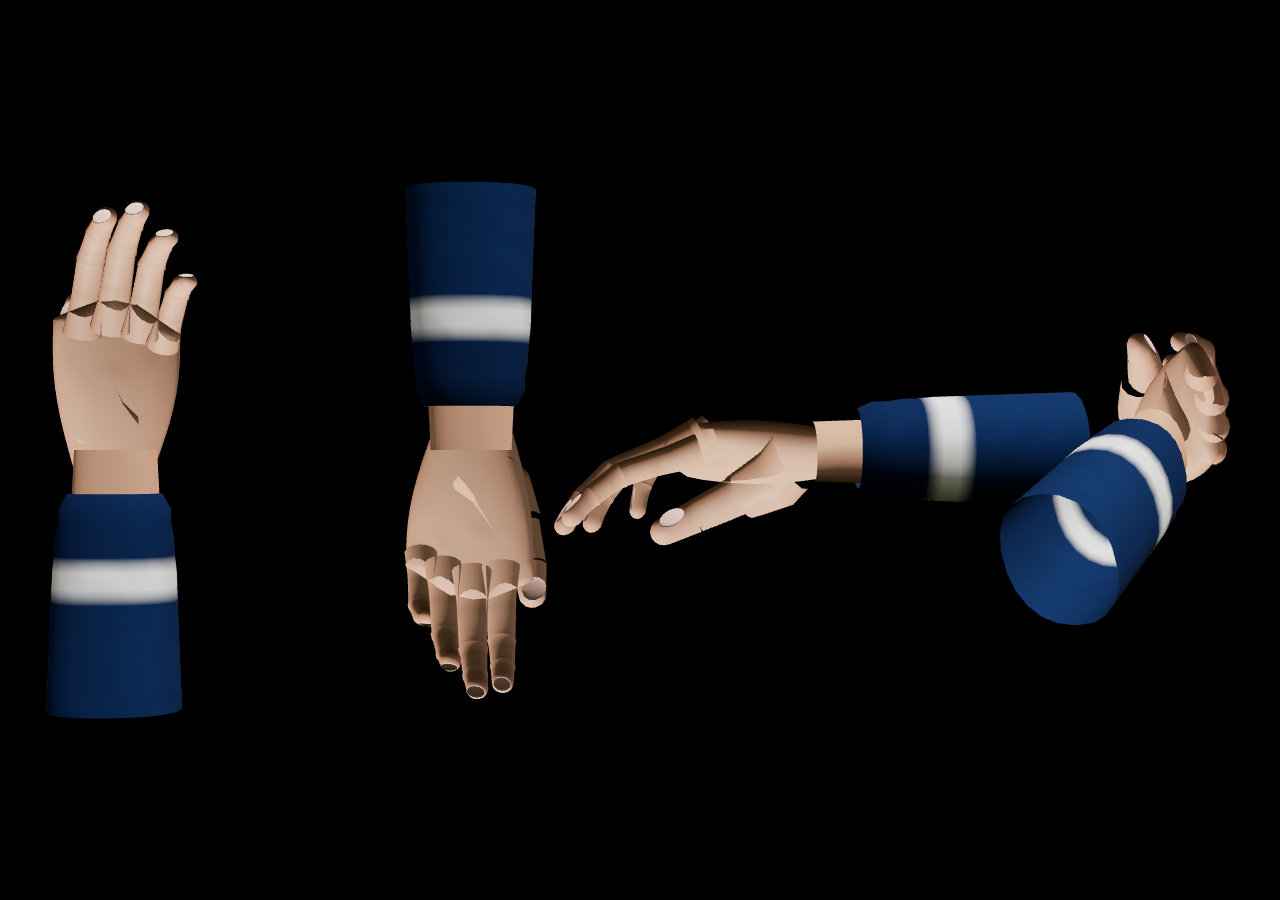
<file: tools/hand1.html>
<!doctype html><html><head><meta charset="utf-8"><style>body{margin:0;background:#3a3440}</style>
<script type="importmap">{"imports":{"three":"../lib/three.module.js"}}</script></head><body>
<script type="module">
import * as THREE from 'three';
import { HandModel } from '../src/input/handmodel.js';
const q = new URLSearchParams(location.search);
const r = new THREE.WebGLRenderer({antialias:true}); r.setSize(innerWidth, innerHeight); document.body.appendChild(r.domElement); r.toneMapping = THREE.ACESFilmicToneMapping; r.outputColorSpace = THREE.SRGBColorSpace;
const s = new THREE.Scene(); s.add(new THREE.HemisphereLight('#fff','#664',1.2)); const d=new THREE.DirectionalLight('#fff',2.2); d.position.set(0.5,1,0.6); s.add(d);
const views = [[Math.PI/2,0,0],[-Math.PI/2,0,Math.PI],[0,Math.PI/2,0.3],[0.5,-0.6,-1.2]];
views.forEach((rot,i) => { const h = new HandModel('R', { cuff: true }); h.pose(q.get('p')||'relaxed', 10); h.root.position.set((i-1.5)*0.24, 0, 0); h.root.rotation.set(...rot); s.add(h.root); });
const cam = new THREE.PerspectiveCamera(28, innerWidth/innerHeight, 0.01, 10); cam.position.set(0, 0, 1.25); cam.lookAt(0,0,0);
r.render(s, cam); document.title='done';
</script></body></html>
</file>
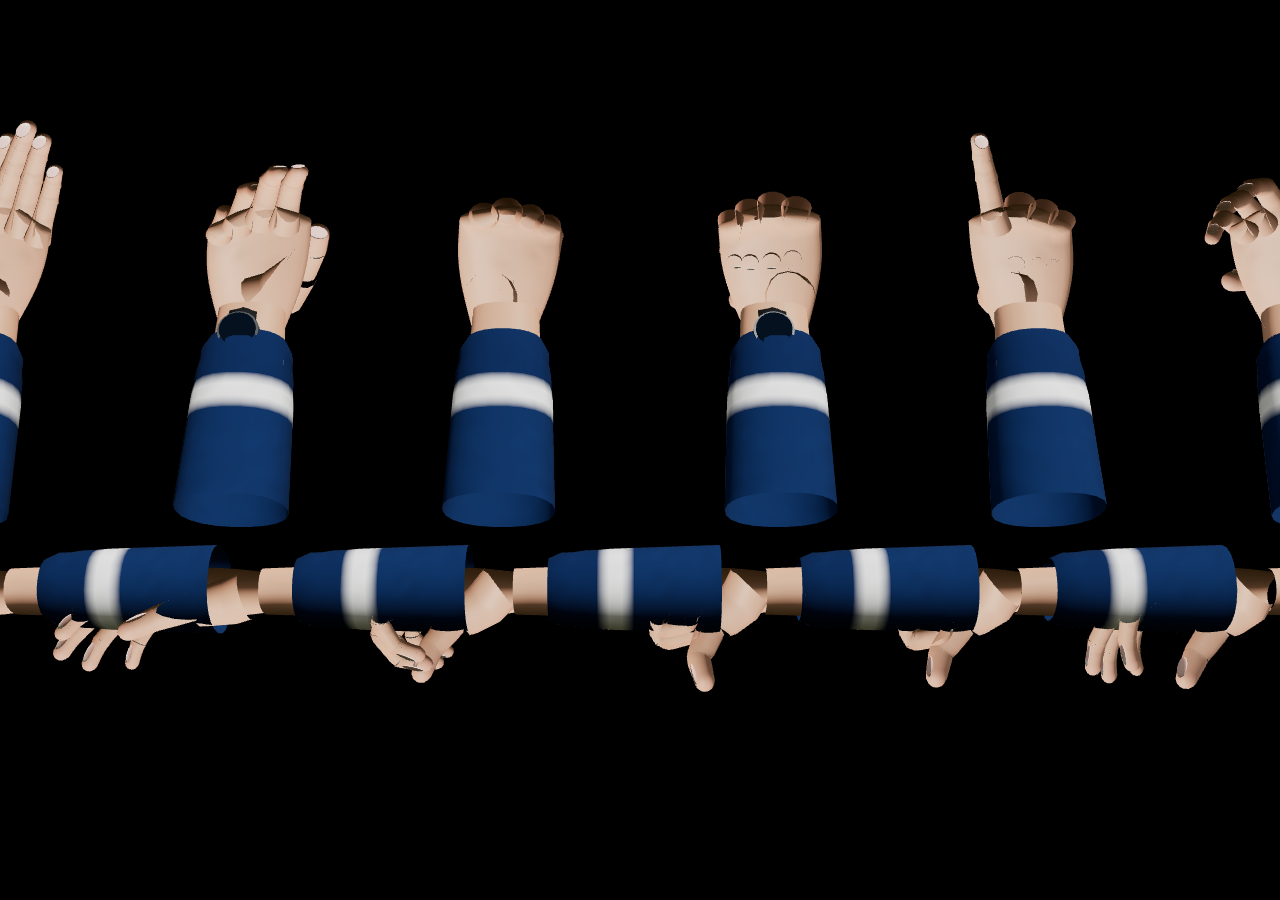
<file: tools/hands.html>
<!doctype html><html><head><meta charset="utf-8"><style>body{margin:0;background:#3a3440}</style>
<script type="importmap">{"imports":{"three":"../lib/three.module.js"}}</script></head><body>
<script type="module">
import * as THREE from 'three';
import { HandModel } from '../src/input/handmodel.js';
const r = new THREE.WebGLRenderer({antialias:true}); r.setSize(innerWidth, innerHeight); document.body.appendChild(r.domElement); r.toneMapping = THREE.ACESFilmicToneMapping; r.outputColorSpace = THREE.SRGBColorSpace;
const s = new THREE.Scene(); s.add(new THREE.HemisphereLight('#fff','#664',1.2)); const d=new THREE.DirectionalLight('#fff',2.2); d.position.set(0.5,1,0.6); s.add(d);
const poses = ['open','relaxed','grip','fist','point','pinch'];
poses.forEach((p,i) => { const h = new HandModel(i%2?'L':'R', { cuff: true }); h.pose(p, 10); h.root.position.set((i-2.5)*0.22, 0, 0); h.root.rotation.set(0.9, 0, 0); s.add(h.root);
  const h2 = new HandModel('R', { cuff: true }); h2.pose(p, 10); h2.root.position.set((i-2.5)*0.22, -0.25, 0); h2.root.rotation.set(-0.6, Math.PI/2, 0); s.add(h2.root); });
const cam = new THREE.PerspectiveCamera(30, innerWidth/innerHeight, 0.01, 10); cam.position.set(0, 0.25, 1.4); cam.lookAt(0,-0.12,0);
r.render(s, cam); document.title='done';
</script></body></html>
</file>
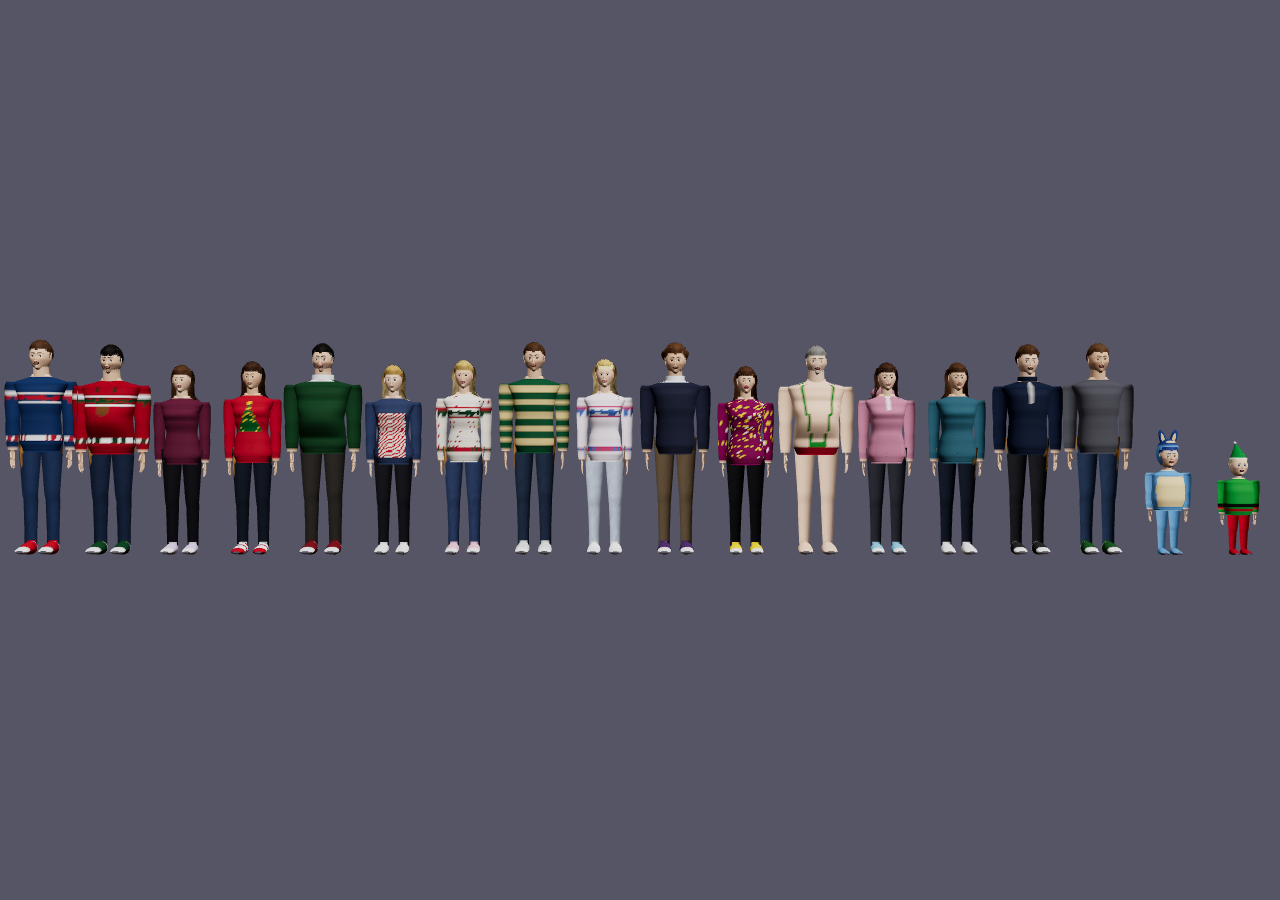
<file: tools/lineup.html>
<!doctype html><html><head><meta charset="utf-8"><style>body{margin:0;background:#222}</style>
<script type="importmap">{"imports":{"three":"../lib/three.module.js","three/addons/":"../lib/addons/"}}</script></head><body>
<script type="module">
import * as THREE from 'three';
import { buildCharacter } from '../src/chars/body.js';
import { CAST, SKIN } from '../src/chars/cast.js';
import { hashStr } from '../src/core.js';
const r = new THREE.WebGLRenderer({antialias:true}); r.setSize(innerWidth, innerHeight); document.body.appendChild(r.domElement);
r.toneMapping = THREE.ACESFilmicToneMapping;
const s = new THREE.Scene(); s.background = new THREE.Color('#556');
s.add(new THREE.HemisphereLight('#fff','#543',1.2)); const dl = new THREE.DirectionalLight('#fff',2); dl.position.set(2,4,5); s.add(dl);
const q = new URLSearchParams(location.search);
const only = q.get('only'); const close = q.get('close');
let x = 0; let tris=0; const list = CAST.filter(c=>!only || only.split(',').includes(c.name));
list.forEach((c,i)=>{ const spec = {...c, seed: hashStr(c.name), skin: SKIN[i%SKIN.length]}; const ch = buildCharacter(spec); ch.root.position.x = x - (list.length-1)*0.3; x += 0.6; s.add(ch.root); tris += ch.tris; if (q.get('rot')) ch.root.rotation.y = +q.get('rot'); });
const cam = new THREE.PerspectiveCamera(close?20:35, innerWidth/innerHeight, 0.01, 100);
if (close) { cam.position.set(0, +close, 1.2); cam.lookAt(0, +close, 0); } else { cam.position.set(0, 1.0, list.length*0.62+1); cam.lookAt(0,0.9,0); }
r.render(s, cam); document.title = 'tris:'+tris;
</script></body></html>
</file>
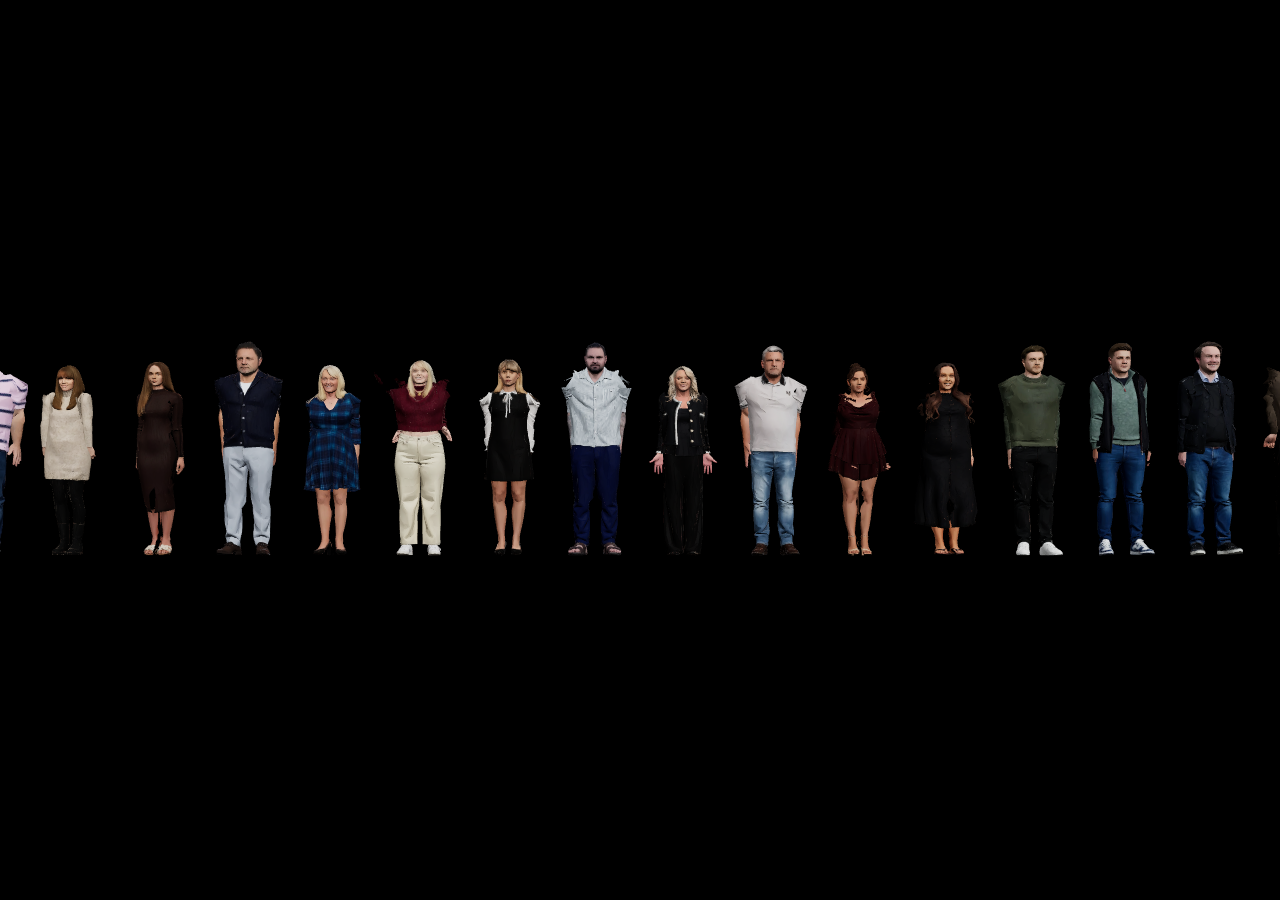
<file: tools/riglineup.html>
<!doctype html><html><head><meta charset="utf-8"><style>body{margin:0;background:#556}</style>
<script type="importmap">{"imports":{"three":"../lib/three.module.js"}}</script></head><body>
<script type="module">
import * as THREE from 'three';
import { loadModels, buildFromModel, MODEL_FILES } from '../src/chars/glbrig.js';
import { CAST } from '../src/chars/cast.js';
import { PARENT, PART_COUNT } from '../src/chars/body.js';
const q = new URLSearchParams(location.search);
const r = new THREE.WebGLRenderer({antialias:true}); r.setSize(innerWidth, innerHeight); document.body.appendChild(r.domElement); r.toneMapping = THREE.ACESFilmicToneMapping;
const s = new THREE.Scene(); s.add(new THREE.HemisphereLight('#fff','#666',1.6)); const d=new THREE.DirectionalLight('#fff',2); d.position.set(1,2,3); s.add(d);
const models = await loadModels(null, '../');
const names = (q.get('only')||Object.keys(MODEL_FILES).join(',')).split(',');
const pose = q.get('pose')||'rest';
names.forEach((n,i) => {
  const spec = { ...CAST.find(c=>c.name===n) };
  const ch = buildFromModel(spec, models[n]); const O = ch.origins;
  // FK with optional pose
  const E = Array.from({length:PART_COUNT}, ()=>new THREE.Euler());
  if (pose==='flop') { E[1].set(0.7,0.4,0.3); E[2].set(0.9,0.6,0.7); E[3].set(-2.2,0.4,0.8); E[4].set(-1.8,0,0); E[5].set(0.6,0,-1.4); E[6].set(-1.2,0,0); E[7].set(-1.2,0.3,0.4); E[8].set(1.8,0,0); E[9].set(0.5,0,-0.3); E[10].set(0.2,0,0); }
  if (pose==='wave') { E[3].set(-1.2,0,0.3); E[4].set(-1.0,0,0); E[5].set(0,0,-2.4); E[6].set(-0.5,0,0); E[7].set(-0.6,0,0); E[8].set(0.9,0,0); }
  const W=[]; for (let k=0;k<PART_COUNT;k++){ const p=PARENT[k]; const lq=new THREE.Quaternion().setFromEuler(E[k]); if(p<0) W[k]={p:O[k].clone(),q:lq}; else { const off=O[k].clone().sub(O[p]); W[k]={p:off.applyQuaternion(W[p].q).add(W[p].p), q:W[p].q.clone().multiply(lq)}; } }
  for (let k=0;k<PART_COUNT;k++){ ch.bones[k].position.copy(W[k].p); ch.bones[k].quaternion.copy(W[k].q).multiply(ch.corrections[k]); }
  ch.root.position.x = (i-(names.length-1)/2)*0.75; ch.root.rotation.y = +(q.get('rot')||0); s.add(ch.root);
});
const cam = new THREE.PerspectiveCamera(+(q.get('fov')||35), innerWidth/innerHeight, 0.01, 100);
const cy=+(q.get('cy')||0.9), cz=+(q.get('cz')||names.length*0.7+1); cam.position.set(0,cy,cz); cam.lookAt(0,cy,0); r.render(s,cam); document.title='done';
</script></body></html>
</file>
